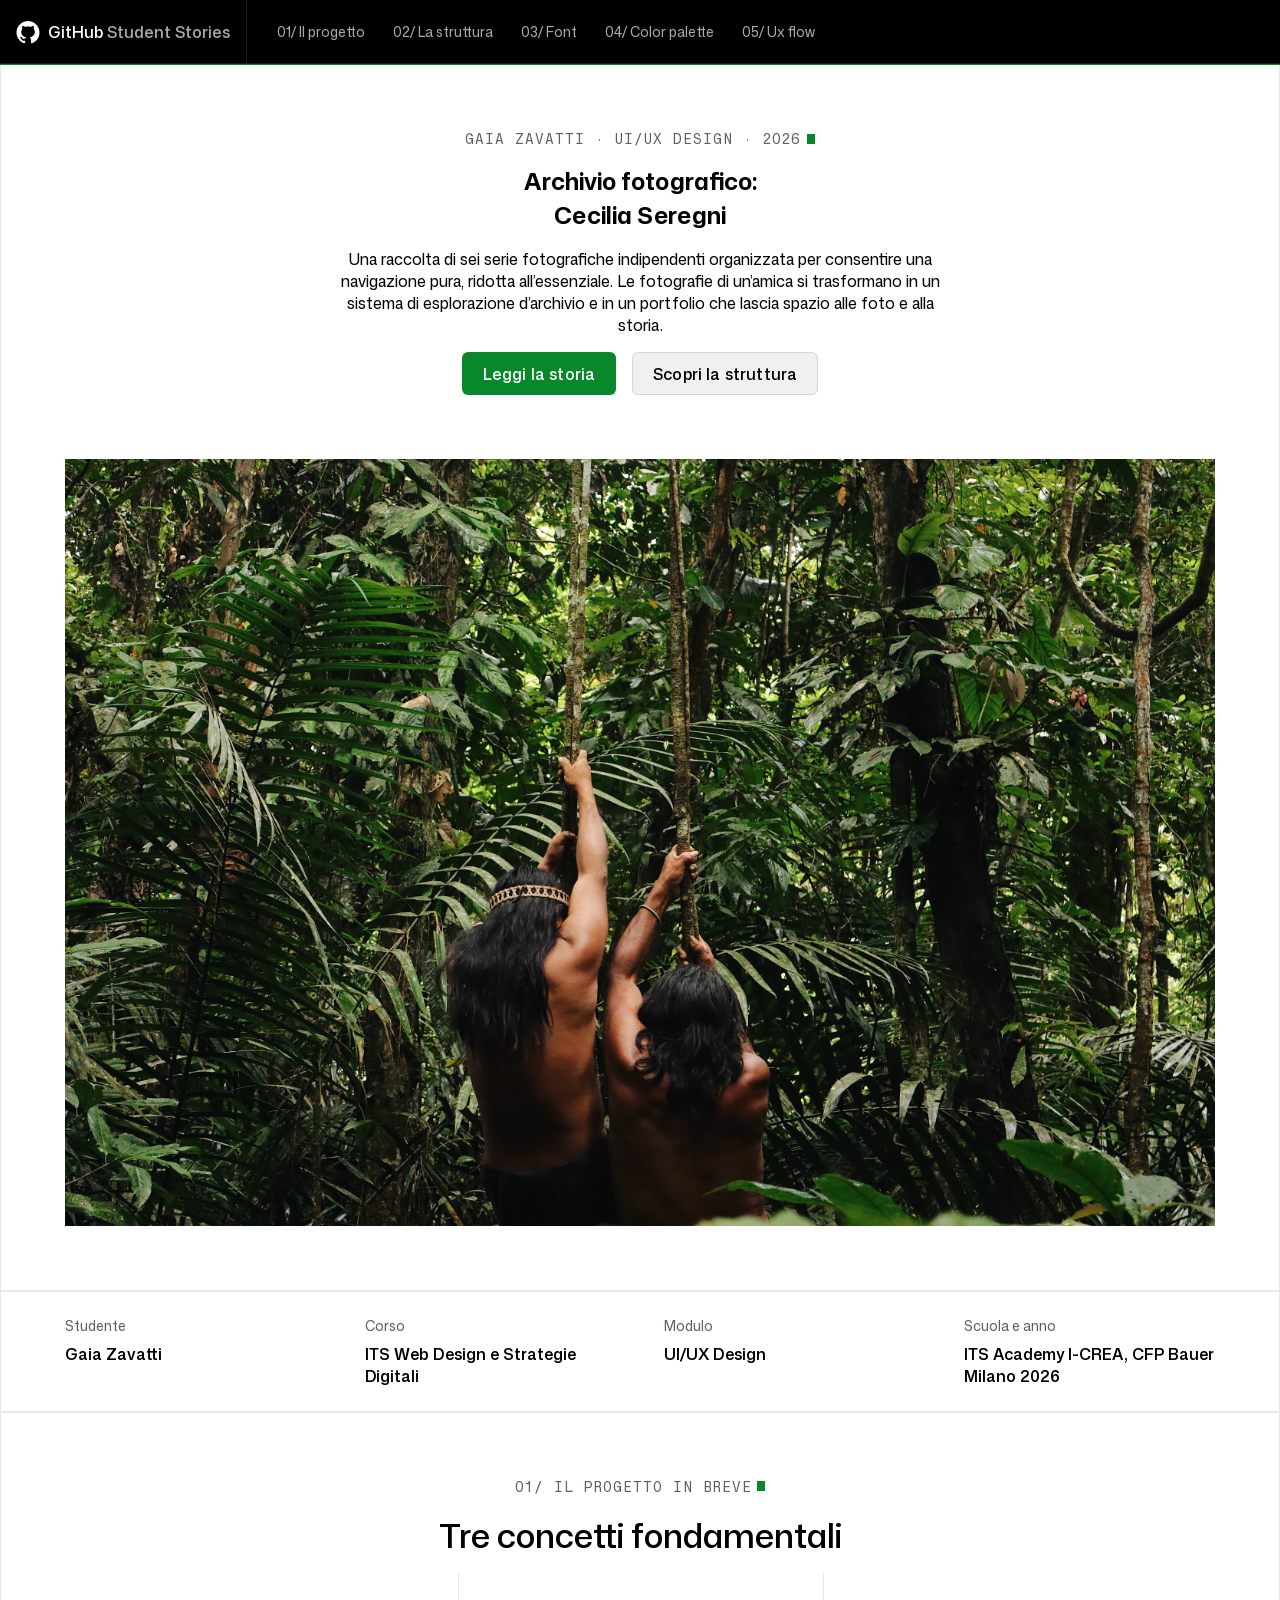
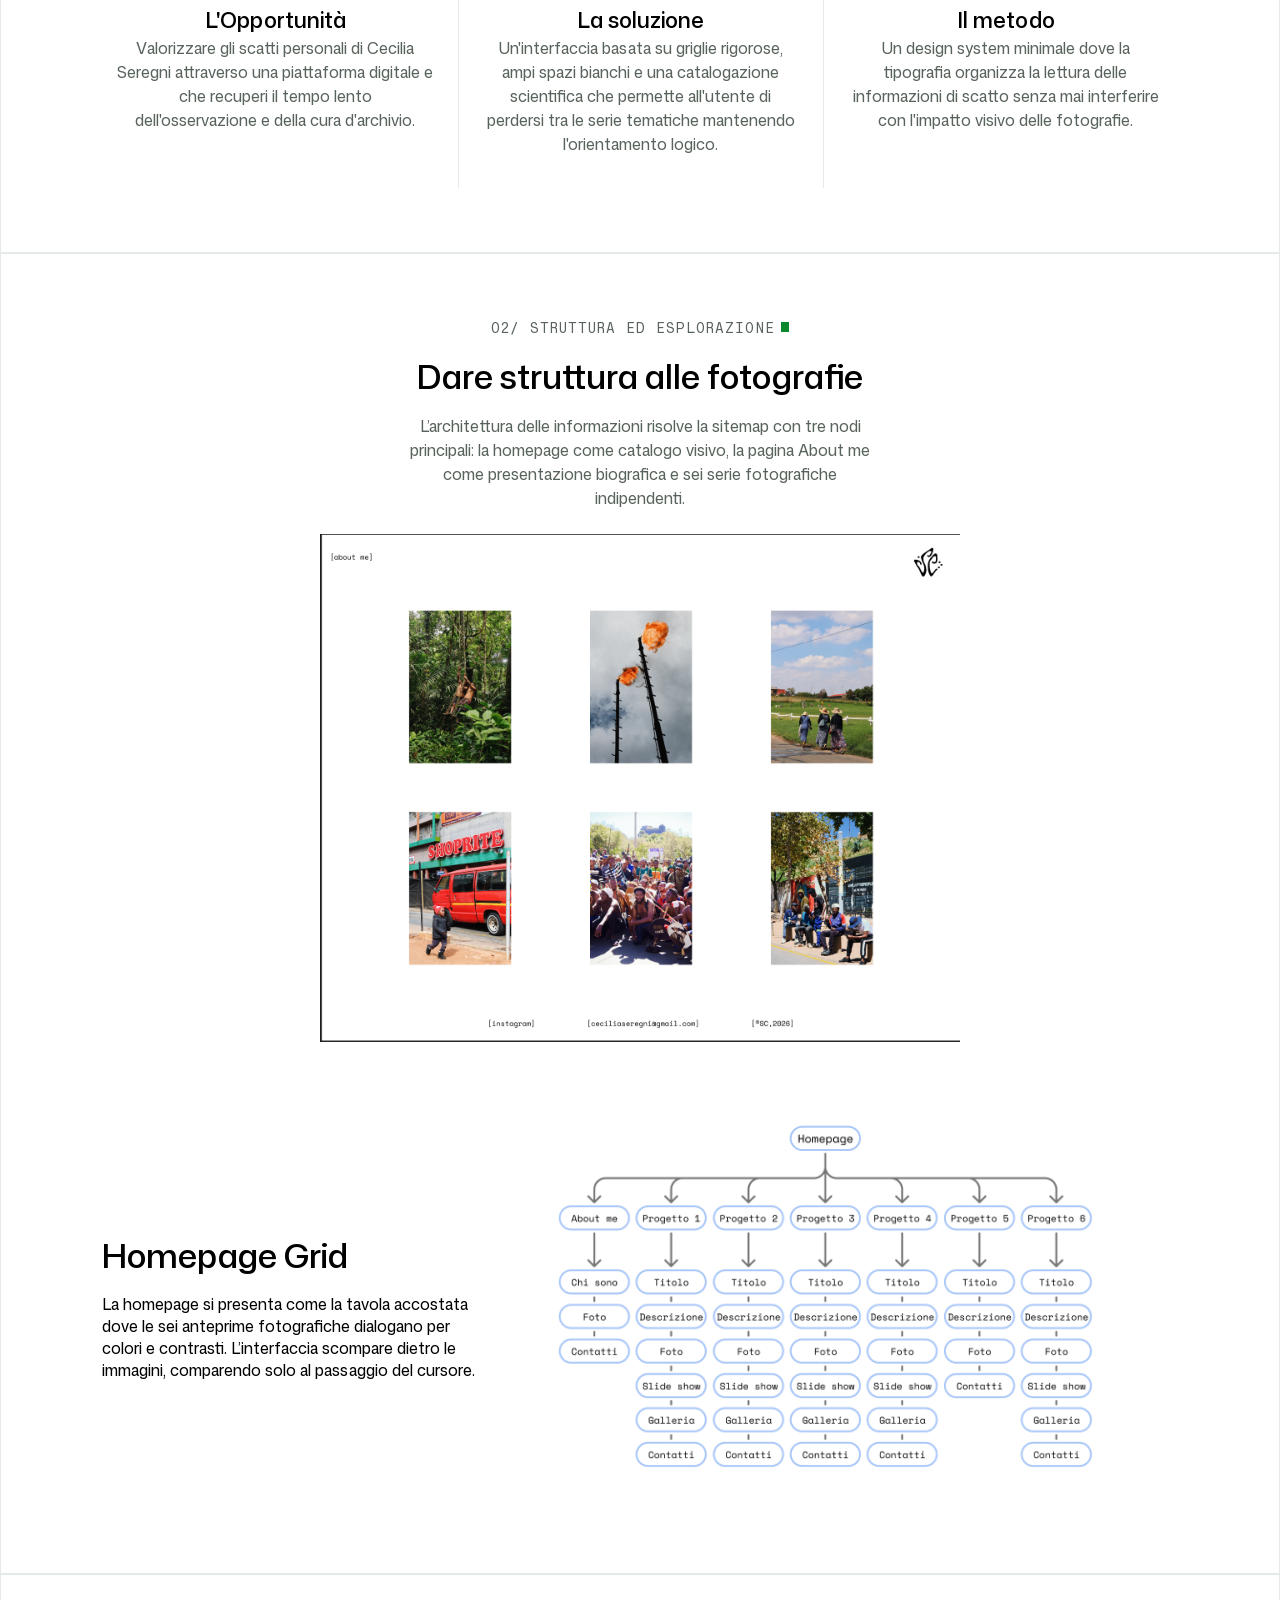
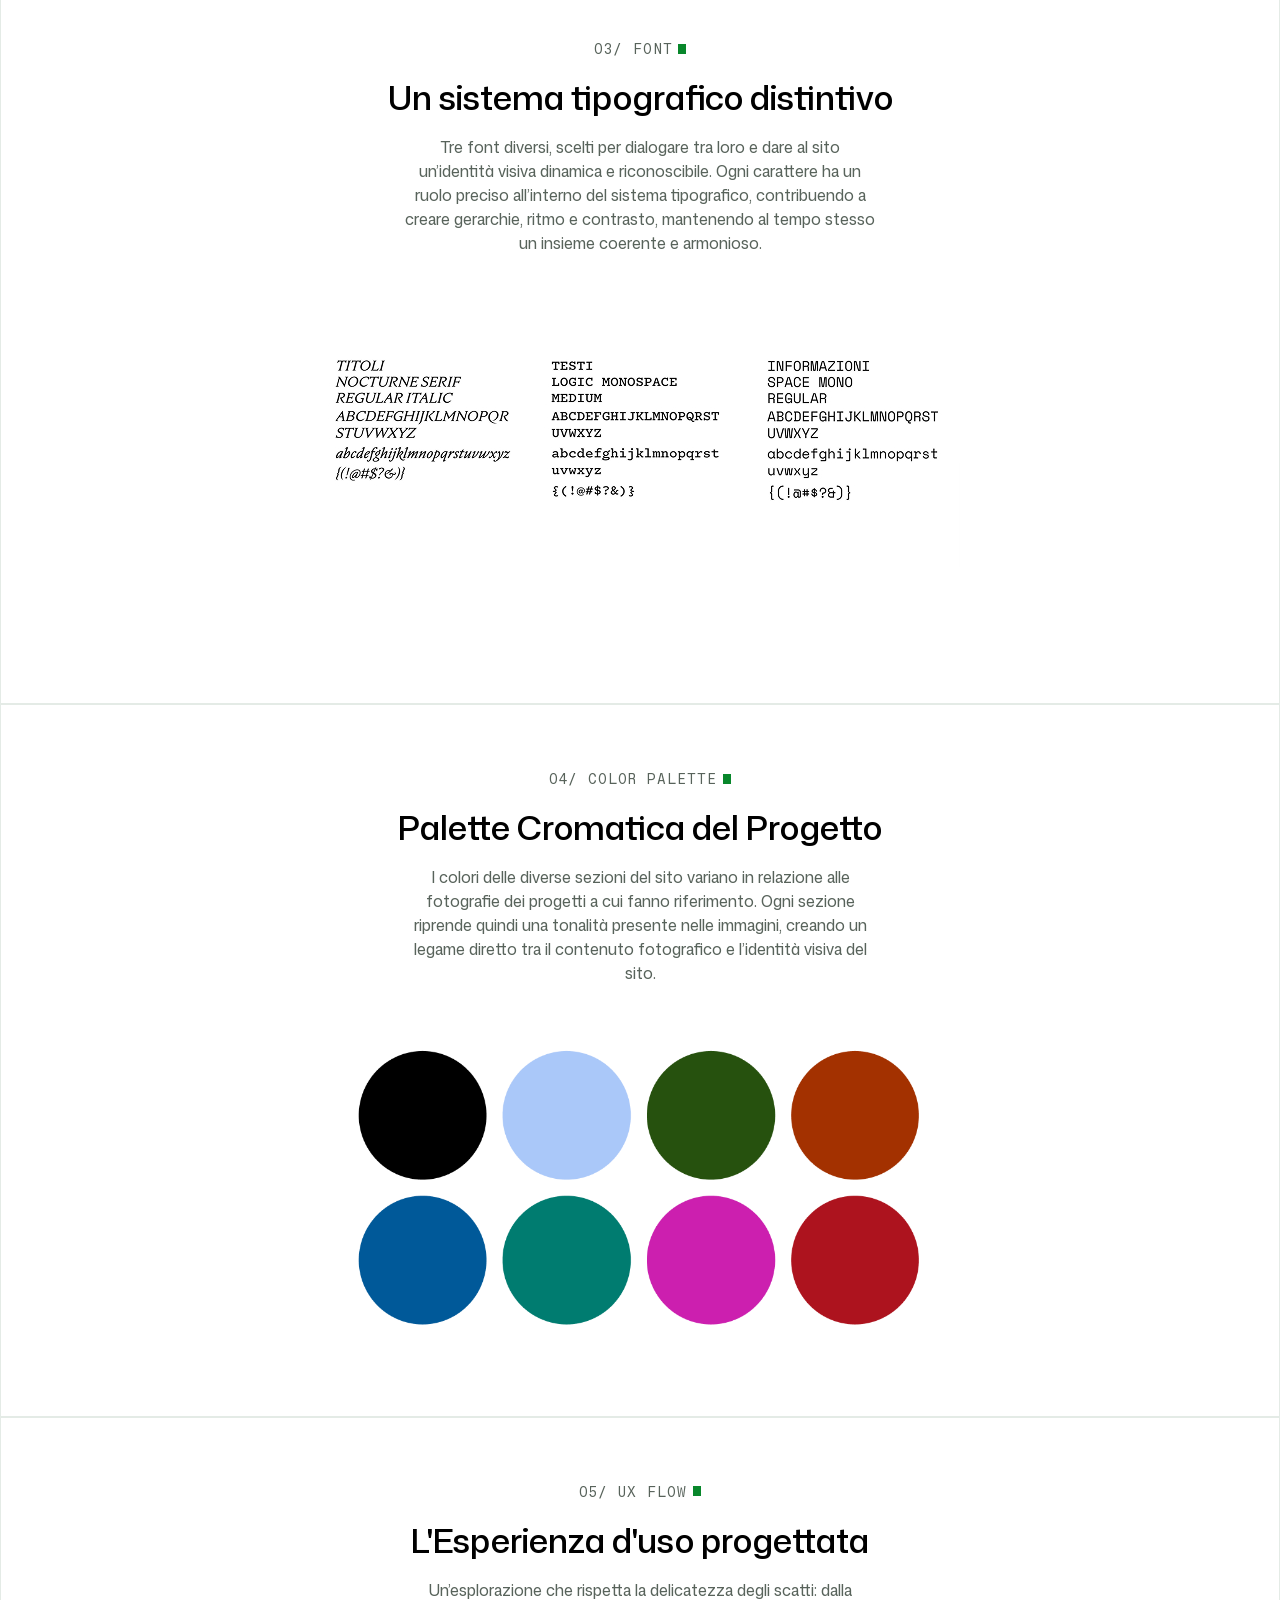
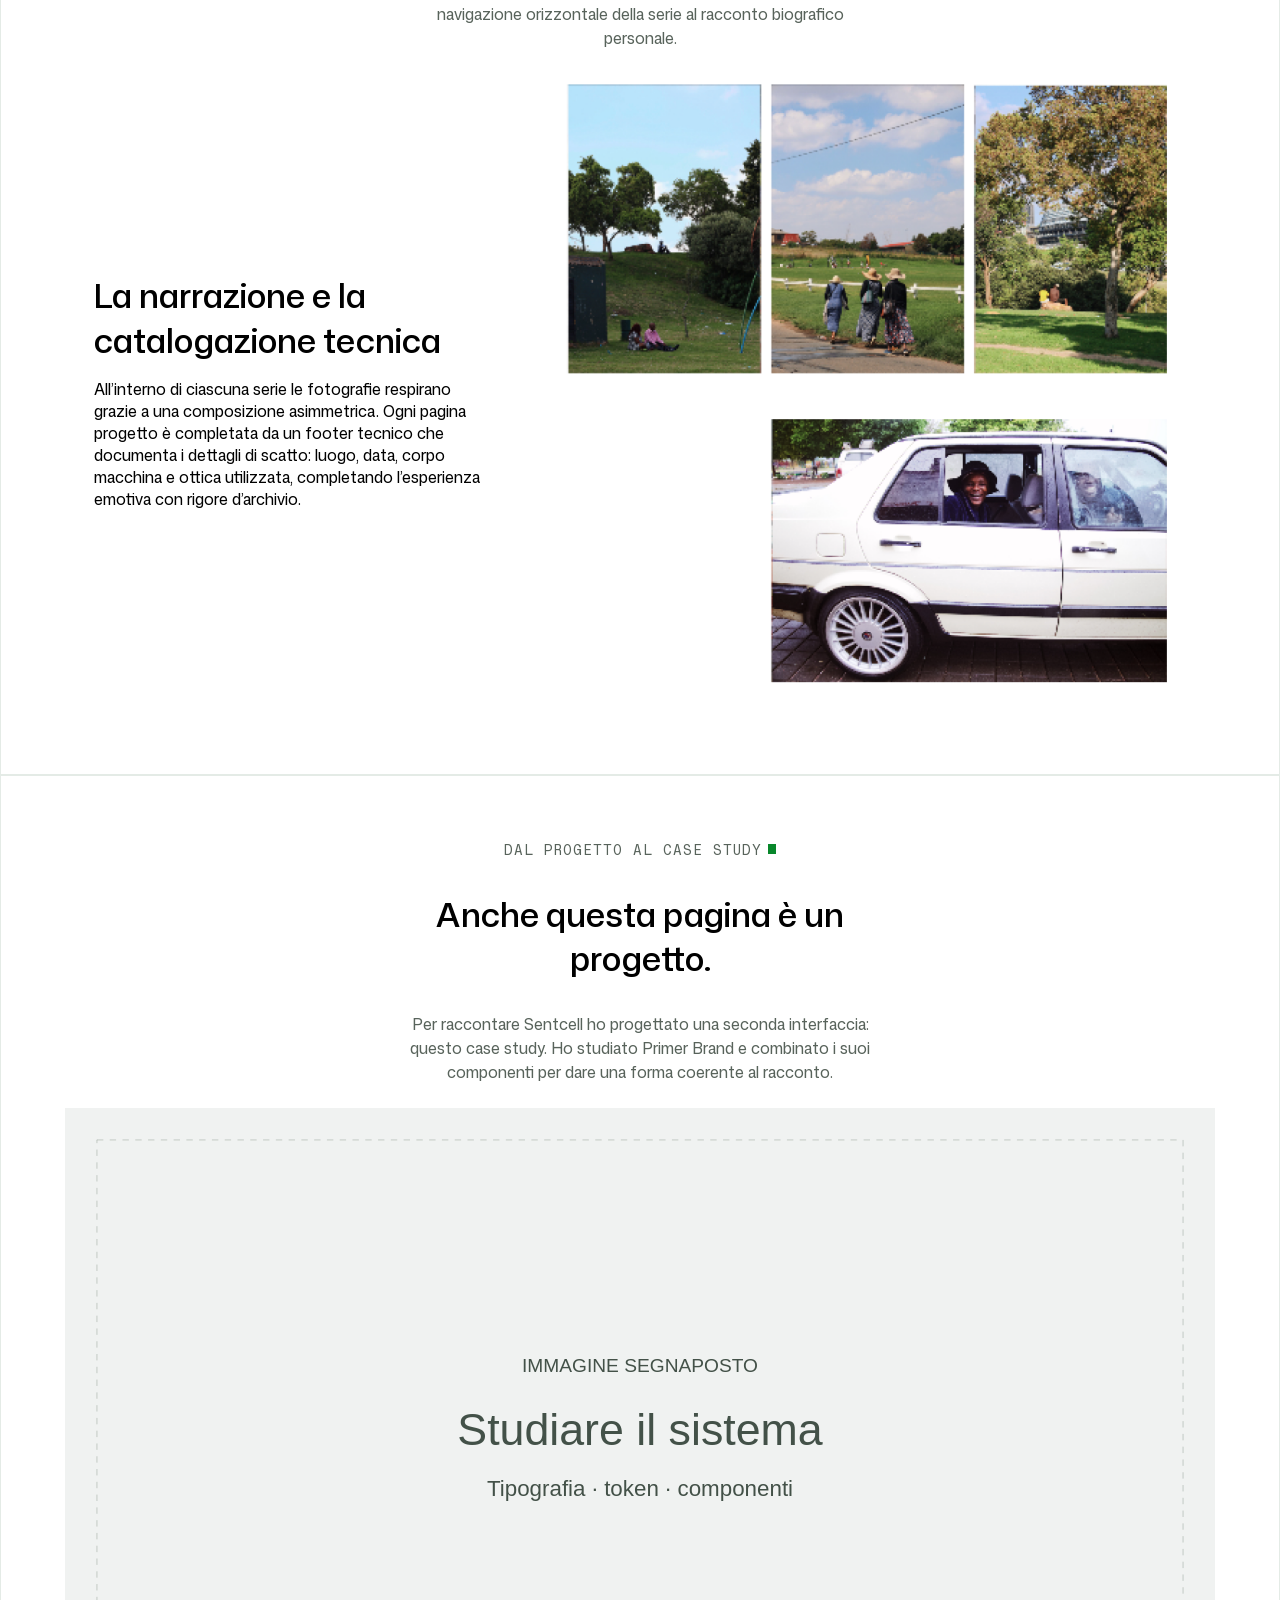
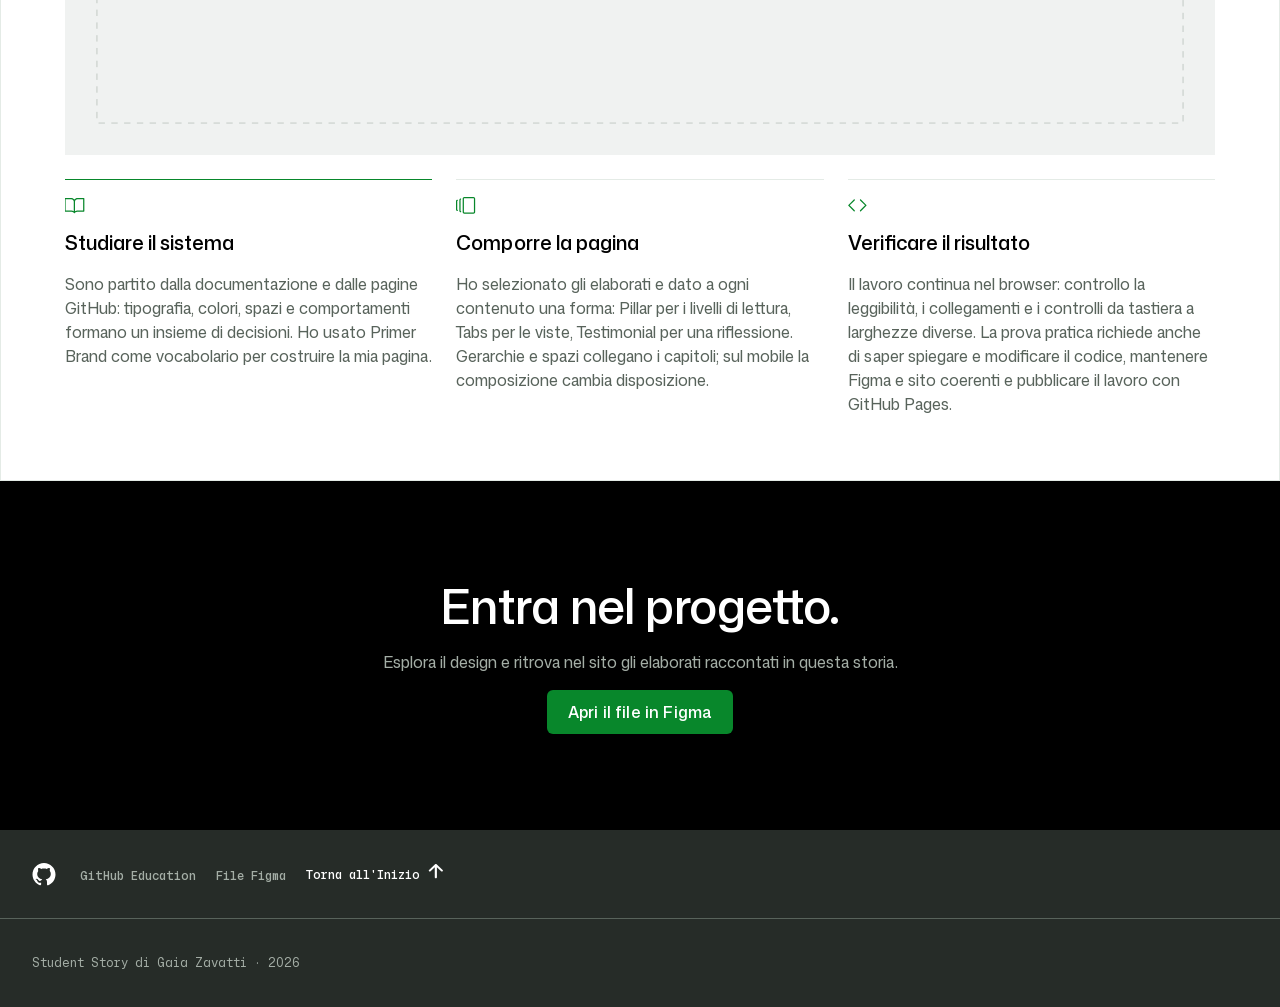
<file: index.html>
<!doctype html>
<html lang="it">

<head>
  <meta charset="UTF-8" />
  <meta name="viewport" content="width=device-width, initial-scale=1" />
  <title>Prova Pratica Marco Escher</title>
  <link rel="stylesheet" href="style.css">
  <script src="script.js" defer></script>
</head>

<body>
  <a class="skip-link" href="#top">Vai al contenuto</a>
  <header class="navigation">
    <div class="navigation-content">
      <div class="navigation-brand">
        <a class="navigation-logo" href="https://github.com/education" aria-label="GitHub Education">
          <span class="navigation-back-arrow" aria-hidden="true">‹</span>
          <img src="assets/images/github-mark.svg" width="24" height="24" alt="" />
        </a>
        <a class="navigation-title" href="#top">GitHub <span>Student Stories</span></a>
      </div>
      <div class="navigation-menu">
        <button class="navigation-toggle" type="button" aria-label="Menu dei capitoli" popovertarget="navigation-panel">
          <img class="navigation-icon navigation-icon-open" src="assets/images/menu.svg" width="16" height="16" alt=""
            aria-hidden="true" />
          <img class="navigation-icon navigation-icon-close" src="assets/images/close.svg" width="16" height="16" alt=""
            aria-hidden="true" />
          <span class="navigation-label">Menu dei capitoli</span>
        </button>
        <nav id="navigation-panel" class="navigation-panel" popover="auto" aria-label="Capitoli della storia">
          <ul class="navigation-list">
            <li><a href="#storia"><span>01/ Il progetto</span></a></li>
            <li><a href="#struttura"><span>02/ La struttura</span></a></li>
            <li><a href="#fonts"><span>03/ Font</span></a></li>
            <li><a href="#colorpalette"><span>04/ Color palette</span></a></li>
            <li><a href="#uxflow"><span>05/ Ux flow</span></a></li>
          </ul>
        </nav>
      </div>
    </div>
  </header>

  <main id="top" tabindex="-1">
    <section class="hero">
      <div class="hero-content container">
        <p class="eyebrow">Gaia Zavatti · UI/UX Design · 2026
          <svg class="eyebrow-cursor" width="8" height="10" viewBox="0 0 8 10" fill="none"
            xmlns="http://www.w3.org/2000/svg">
            <rect width="8" height="10" fill="#5FED83" />
          </svg>
        </p>
        <h1 class="heading-size-1">Archivio fotografico: <br> Cecilia Seregni
        </h1>
        <p class="hero-text text-size-200">Una raccolta di sei serie fotografiche indipendenti organizzata per
          consentire una navigazione pura, ridotta all’essenziale. Le fotografie di un’amica si trasformano in un
          sistema di esplorazione d’archivio e in un portfolio che lascia spazio alle foto e alla storia.
        </p>
        <div class="button-group">
          <a href="#storia" class="button button-primary">Leggi la storia</a>
          <a href="#struttura" class="button button-secondary">Scopri la struttura</a>
        </div>
        <img class="hero-image" src="assets/images/SEREGNI_10.JPG" alt="immagine">
      </div>
      <div class="container-hero container">
        <div class="content-hero">
          <div class="box-hero">
            <p class="info-hero">Studente</p>
            <p class="text-info-hero">Gaia Zavatti</p>
          </div>
          <div class="box-hero">
            <p class="info-hero">Corso</p>
            <p class="text-info-hero">ITS Web Design e Strategie Digitali</p>
          </div>
          <div class="box-hero">
            <p class="info-hero">Modulo</p>
            <p class="text-info-hero">UI/UX Design</p>
          </div>
          <div class="box-hero">
            <p class="info-hero">Scuola e anno</p>
            <p class="text-info-hero">ITS Academy I-CREA, CFP Bauer Milano 2026</p>
          </div>
        </div>
      </div>
    </section>
    <!-- Destinazioni provvisorie dei link, da completare/sostituire in base al vostro case study -->
    <section id="progetto">
      <div class="project container" id="storia">
        <p class="eyebrow">01/ il progetto in breve
          <svg class="eyebrow-cursor" width="8" height="10" viewBox="0 0 8 10" fill="none"
            xmlns="http://www.w3.org/2000/svg">
            <rect width="8" height="10" fill="#5FED83" />
          </svg>
        </p>
        <h2 class="section-title">Tre concetti fondamentali</h2>
        <div class="container-project">
          <div class="box-project">
            <h3 class="box-title">L'Opportunità</h3>
            <p class="box-text">Valorizzare gli scatti personali di Cecilia Seregni attraverso una piattaforma
              digitale e che recuperi il tempo lento dell'osservazione e della cura d'archivio.</p>
          </div>
          <div class="box-project">
            <h3 class="box-title">La soluzione</h3>
            <p class="box-text">Un'interfaccia basata su griglie rigorose, ampi spazi bianchi e una
              catalogazione scientifica che permette all'utente di perdersi tra le serie tematiche mantenendo
              l'orientamento logico.</p>
          </div>
          <div class="box-project">
            <h3 class="box-title">Il metodo</h3>
            <p class="box-text">Un design system minimale dove la tipografia organizza la lettura delle
              informazioni di scatto senza mai interferire con l'impatto visivo delle fotografie.</p>
          </div>
        </div>
      </div>
    </section>

    <section id="struttura">
      <div class="structure container">
        <p class="eyebrow"> 02/ Struttura ed esplorazione
          <svg class="eyebrow-cursor" width="8" height="10" viewBox="0 0 8 10" fill="none"
            xmlns="http://www.w3.org/2000/svg">
            <rect width="8" height="10" fill="#5FED83" />
          </svg>
        </p>
        <h2 class="section-title"> Dare struttura alle fotografie</h2>
        <p class="section-text">L’architettura delle informazioni risolve la sitemap con tre nodi principali: la
          homepage come catalogo visivo, la pagina About me come presentazione biografica e sei serie fotografiche
          indipendenti.
        </p>
        <img class="homepage-image" src="assets/images/Screenshot 2026-10-06 at 14.54.25.png"
          alt="immagine homepage sito">
        <div class="homepage-grid-content">
          <div class="homepage-grid">
            <h3 class="section-h3"> Homepage Grid</h3>
            <p class="section-description">La homepage si presenta come la tavola accostata dove le sei anteprime
              fotografiche dialogano per
              colori e contrasti. L’interfaccia scompare dietro le immagini, comparendo solo al passaggio del cursore.
            </p>
          </div>
          <div class="sitemap-image">
            <img src="assets/images/Screenshot 2026-10-06 at 14.51.27.png" alt="sitemap sito">
          </div>
        </div>
      </div>
    </section>

    <section id="fonts">
      <div class="font-content container">
        <p class="eyebrow"> 03/ Font
          <svg class="eyebrow-cursor" width="8" height="10" viewBox="0 0 8 10" fill="none"
            xmlns="http://www.w3.org/2000/svg">
            <rect width="8" height="10" fill="#5FED83" />
          </svg>
        </p>
        <h2 class="section-title">Un sistema tipografico distintivo</h2>
        <p class="section-text">Tre font diversi, scelti per dialogare tra loro e dare al sito un’identità visiva
          dinamica
          e riconoscibile. Ogni carattere ha un ruolo preciso all’interno del sistema tipografico, contribuendo a
          creare gerarchie, ritmo e contrasto, mantenendo al tempo stesso un insieme coerente e armonioso.</p>
        <img class="font-image" src="assets/images/checked Image.jpg" alt="immagine font">
      </div>
    </section>

    <section id="colorpalette">
      <div class="colorpalette-content container">
        <p class="eyebrow"> 04/ Color palette
          <svg class="eyebrow-cursor" width="8" height="10" viewBox="0 0 8 10" fill="none"
            xmlns="http://www.w3.org/2000/svg">
            <rect width="8" height="10" fill="#5FED83" />
          </svg>
        </p>
        <h2 class="section-title"> Palette Cromatica del Progetto</h2>
        <p class="section-text"> I colori delle diverse sezioni del sito variano in relazione alle fotografie dei
          progetti a cui fanno riferimento. Ogni sezione riprende quindi una tonalità presente nelle immagini, creando
          un legame diretto tra il contenuto fotografico e l’identità visiva del sito. </p>
        <img class="color-image" src="assets/images/Screenshot 2026-10-07 at 16.06.22.png" alt="immagine color palette">

      </div>
    </section>
    <section id="uxflow">
      <div class="uxflow-content container">
        <p class="eyebrow"> 05/ Ux Flow
          <svg class="eyebrow-cursor" width="8" height="10" viewBox="0 0 8 10" fill="none"
            xmlns="http://www.w3.org/2000/svg">
            <rect width="8" height="10" fill="#5FED83" />
          </svg>
        </p>
        <h3 class="section-title">L'Esperienza d'uso progettata</h3>
        <p class="section-text">Un’esplorazione che rispetta la delicatezza degli scatti: dalla navigazione orizzontale
          della serie al racconto biografico personale. </p>
        <div class="narrazione-content">
          <div class="narrazione">
            <h3 class="section-h3"> La narrazione e la catalogazione tecnica</h3>
            <p class="section-description">All’interno di ciascuna serie le fotografie respirano grazie a una
              composizione asimmetrica. Ogni pagina progetto è completata da un footer tecnico che documenta i dettagli
              di scatto: luogo, data, corpo macchina e ottica utilizzata, completando l’esperienza emotiva con rigore
              d’archivio.</p>
          </div>
          <div class="narrazione-image">
            <img src="assets/images/Screenshot 2026-10-07 at 16.07.02.png" alt="">
          </div>
        </div>
      </div>
    </section>

    <section id="questa-pagina">
      <div class="narrow-box container">
        <div class="case-study-intro">
          <p class="eyebrow"> dal progetto al case study
            <svg class="eyebrow-cursor" width="8" height="10" viewBox="0 0 8 10" fill="none"
              xmlns="http://www.w3.org/2000/svg">
              <rect width="8" height="10" fill="#5FED83" />
            </svg>
          </p>
          <h2 class="section-title">Anche questa pagina è un progetto.</h2>
          <p class="section-text">Per raccontare Sentcell ho progettato una seconda interfaccia: questo case study. Ho
            studiato Primer Brand e combinato i suoi componenti per dare una forma coerente al racconto.</p>
        </div>
        <div class="breakoutTabs">
          <img class="breakoutTabs-image" src="assets/images/primer-study.svg" alt="immagine studiare il sistema">
          <img class="breakoutTabs-image" src="assets/images/primer-layout.svg" alt="immagine comporre la pagina">
          <img class="breakoutTabs-image" src="assets/images/primer-check.svg" alt="immagine verificare il risultato">
          <ul class="breakoutTabs-list">
            <li class="breakoutTabs-item selected" id="breakoutTabs-item-1">
              <button class="breakoutTabs-button" type="button">
                <svg width="20" height="20" viewBox="0 0 20 20" fill="none" xmlns="http://www.w3.org/2000/svg">
                  <path
                    d="M6.24707 1.875C7.5522 1.875 8.70235 2.54213 9.37402 3.55371C10.0457 2.5422 11.1948 1.87503 12.5 1.875H18.75C19.0952 1.875 19.375 2.15482 19.375 2.5V15.0518C19.375 15.2182 19.3085 15.3778 19.1904 15.4951C19.0724 15.6124 18.9125 15.6778 18.7461 15.6768L12.3447 15.6338C11.6758 15.6293 11.0326 15.8932 10.5596 16.3662L9.81738 17.1084C9.57335 17.3524 9.17768 17.3524 8.93359 17.1084L8.18164 16.3574C7.71281 15.8886 7.07708 15.625 6.41406 15.625H0C-0.34514 15.625 -0.625 15.3452 -0.625 15V2.5C-0.625 2.15485 -0.34514 1.87504 0 1.875H6.24707ZM12.5 3.125C11.1193 3.12504 10 4.24432 10 5.625V15.1934C10.6658 14.6664 11.4949 14.378 12.3525 14.3838L18.125 14.4229V3.125H12.5ZM0.625 14.375H6.41406C7.26672 14.375 8.08945 14.6654 8.75 15.1914L8.74707 5.62305C8.74592 4.24315 7.62697 3.125 6.24707 3.125H0.625V14.375Z"
                    fill="#08872B" />
                </svg>
                <span>Studiare il sistema</span>
                <span class="breakoutTabs-arrow" aria-hidden="true">
                  <svg width="22" height="22" viewBox="0 0 22 22" fill="none" xmlns="http://www.w3.org/2000/svg">
                    <path
                      d="M11.0393 13.7498L5.72916 8.43965C5.44043 8.15092 5.64492 7.65723 6.05326 7.65723L16.6736 7.65723C17.0819 7.65723 17.2864 8.15092 16.9977 8.43965L11.6875 13.7498C11.5085 13.9288 11.2183 13.9288 11.0393 13.7498Z"
                      fill="#08872B" />
                  </svg>
                </span>
              </button>
              <p class="breakoutTabs-text">Sono partito dalla documentazione e dalle pagine GitHub: tipografia, colori,
                spazi e comportamenti formano un insieme di decisioni. Ho usato Primer Brand come vocabolario per
                costruire la mia pagina.</p>
            </li>
            <li class="breakoutTabs-item" id="breakoutTabs-item-2">
              <button class="breakoutTabs-button" type="button">
                <svg width="21" height="20" viewBox="0 0 21 20" fill="none" xmlns="http://www.w3.org/2000/svg">
                  <path
                    d="M17.5 1.04199C18.4204 1.04199 19.1668 1.78768 19.167 2.70801V16.042C19.1668 16.9623 18.4204 17.708 17.5 17.708H8.33301C7.41283 17.7078 6.66717 16.9622 6.66699 16.042V2.70801C6.66717 1.78782 7.41283 1.04221 8.33301 1.04199H17.5ZM8.33301 2.29199C8.10319 2.29221 7.91717 2.47817 7.91699 2.70801V16.042C7.91717 16.2718 8.10319 16.4578 8.33301 16.458H17.5C17.73 16.458 17.9168 16.272 17.917 16.042V2.70801C17.9168 2.47804 17.73 2.29199 17.5 2.29199H8.33301ZM4.30371 2.56641C4.61245 2.41204 4.98821 2.53697 5.14258 2.8457C5.2967 3.15424 5.17161 3.52912 4.86328 3.68359C4.67288 3.7788 4.61632 3.83096 4.59961 3.85156C4.59587 3.85618 4.59464 3.85842 4.59277 3.86426C4.58999 3.87303 4.58304 3.90059 4.58301 3.95801V14.792C4.58303 14.8494 4.58999 14.877 4.59277 14.8857C4.59464 14.8916 4.59586 14.8938 4.59961 14.8984C4.61632 14.919 4.67287 14.9712 4.86328 15.0664C5.17161 15.2209 5.29669 15.5958 5.14258 15.9043C4.98821 16.213 4.61245 16.338 4.30371 16.1836C4.07754 16.0705 3.82044 15.9217 3.62891 15.6855C3.41687 15.4241 3.33306 15.1197 3.33301 14.792V3.95801C3.33307 3.63029 3.41687 3.32595 3.62891 3.06445C3.82044 2.8283 4.07753 2.67952 4.30371 2.56641ZM0.9375 3.83398C1.23625 3.66137 1.61823 3.76381 1.79102 4.0625C1.96354 4.36113 1.86191 4.74315 1.56348 4.91602C1.43888 4.98809 1.34971 5.05822 1.29688 5.12012C1.25076 5.17421 1.25 5.19898 1.25 5.20801V13.542C1.25 13.5512 1.25106 13.5761 1.29688 13.6299C1.34971 13.6918 1.43888 13.7619 1.56348 13.834C1.86191 14.0069 1.96354 14.3889 1.79102 14.6875C1.61823 14.9862 1.23625 15.0886 0.9375 14.916C0.608492 14.7257 0.000174553 14.2975 0 13.542V5.20801C0.000174638 4.45246 0.608492 4.02431 0.9375 3.83398Z"
                    fill="#08872B" />
                </svg>
                <span>Comporre la pagina</span>
                <span class="breakoutTabs-arrow" aria-hidden="true">
                  <svg width="22" height="22" viewBox="0 0 22 22" fill="none" xmlns="http://www.w3.org/2000/svg">
                    <path
                      d="M11.0393 13.7498L5.72916 8.43965C5.44043 8.15092 5.64492 7.65723 6.05326 7.65723L16.6736 7.65723C17.0819 7.65723 17.2864 8.15092 16.9977 8.43965L11.6875 13.7498C11.5085 13.9288 11.2183 13.9288 11.0393 13.7498Z"
                      fill="#08872B" />
                  </svg>
                </span>
              </button>
              <p class="breakoutTabs-text">Ho selezionato gli elaborati e dato a ogni contenuto una forma: Pillar per i
                livelli di lettura, Tabs per le viste, Testimonial per una riflessione. Gerarchie e spazi collegano i
                capitoli; sul mobile la composizione cambia disposizione.</p>
            </li>
            <li class="breakoutTabs-item" id="breakoutTabs-item-3">
              <button class="breakoutTabs-button" type="button">
                <svg width="20" height="20" viewBox="0 0 20 20" fill="none" xmlns="http://www.w3.org/2000/svg">
                  <path
                    d="M5.80837 3.51645C6.05241 3.2725 6.4481 3.27252 6.69216 3.51645C6.9362 3.76049 6.93614 4.15615 6.69216 4.40023L1.71755 9.37484L6.69216 14.3504C6.93603 14.5945 6.93617 14.9902 6.69216 15.2342C6.44813 15.478 6.05238 15.478 5.80837 15.2342L0.391374 9.81723C0.147501 9.57322 0.147573 9.17749 0.391374 8.93344L5.80837 3.51645ZM12.0584 3.51645C12.3024 3.2725 12.6981 3.27252 12.9422 3.51645L18.3591 8.93344C18.603 9.1775 18.6031 9.57321 18.3591 9.81723L12.9422 15.2342C12.6981 15.478 12.3024 15.478 12.0584 15.2342C11.8144 14.9902 11.8145 14.5945 12.0584 14.3504L17.033 9.37484L12.0584 4.40023C11.8144 4.15615 11.8143 3.76048 12.0584 3.51645Z"
                    fill="#08872B" />
                </svg>
                <span>Verificare il risultato</span>
                <span class="breakoutTabs-arrow" aria-hidden="true">
                  <svg width="22" height="22" viewBox="0 0 22 22" fill="none" xmlns="http://www.w3.org/2000/svg">
                    <path
                      d="M11.0393 13.7498L5.72916 8.43965C5.44043 8.15092 5.64492 7.65723 6.05326 7.65723L16.6736 7.65723C17.0819 7.65723 17.2864 8.15092 16.9977 8.43965L11.6875 13.7498C11.5085 13.9288 11.2183 13.9288 11.0393 13.7498Z"
                      fill="#08872B" />
                  </svg>
                </span>
              </button>
              <p class="breakoutTabs-text">Il lavoro continua nel browser: controllo la leggibilità, i collegamenti e i
                controlli da tastiera a larghezze diverse. La prova pratica richiede anche di saper spiegare e
                modificare
                il codice, mantenere Figma e sito coerenti e pubblicare il lavoro con GitHub Pages.</p>
            </li>
          </ul>
        </div>
      </div>
    </section>

    <section class="invito">
      <div class="enter-invite">
        <h2 class="invite-title">Entra nel progetto.</h2>
        <p class="invite-text">Esplora il design e ritrova nel sito gli elaborati raccontati in questa storia.</p>
        <a href="https://www.figma.com/design/QFBsemm7ecT9mQPiZHA64g/Archivio-Foto?node-id=0-1&m=dev"
          class="button button-primary">Apri il file in Figma</a>

      </div>
    </section>
  </main>
  <footer class="footer">
    <div class="top-footer">
      <div class="top-content">
        <img class="footer-logo" src="assets/images/github-mark.svg" width="24" height="24" alt="Logo GitHub" />
        <nav id="footer-panel" class="footer-panel" aria-label="Link del footer">
          <ul class="footer-link">
            <li><a href="https://github.com/education"><span>GitHub Education</span></a></li>
            <li><a href="https://www.figma.com/design/QFBsemm7ecT9mQPiZHA64g/Archivio-Foto?node-id=0-1&m=dev"><span>File
                  Figma</span></a></li>
            <li class="item-top"><a href="#top"><span>Torna all'Inizio
                  <img src="assets/images/Arrow up.svg" alt=""></span></a></li>
          </ul>
        </nav>
      </div>
    </div>
    <div class="bottom-footer-line">

      <div class="bottom-footer">
        <p class="footer-credits">Student Story di Gaia Zavatti · 2026 </p>
      </div>
    </div>
  </footer>
</body>

</html>
</file>
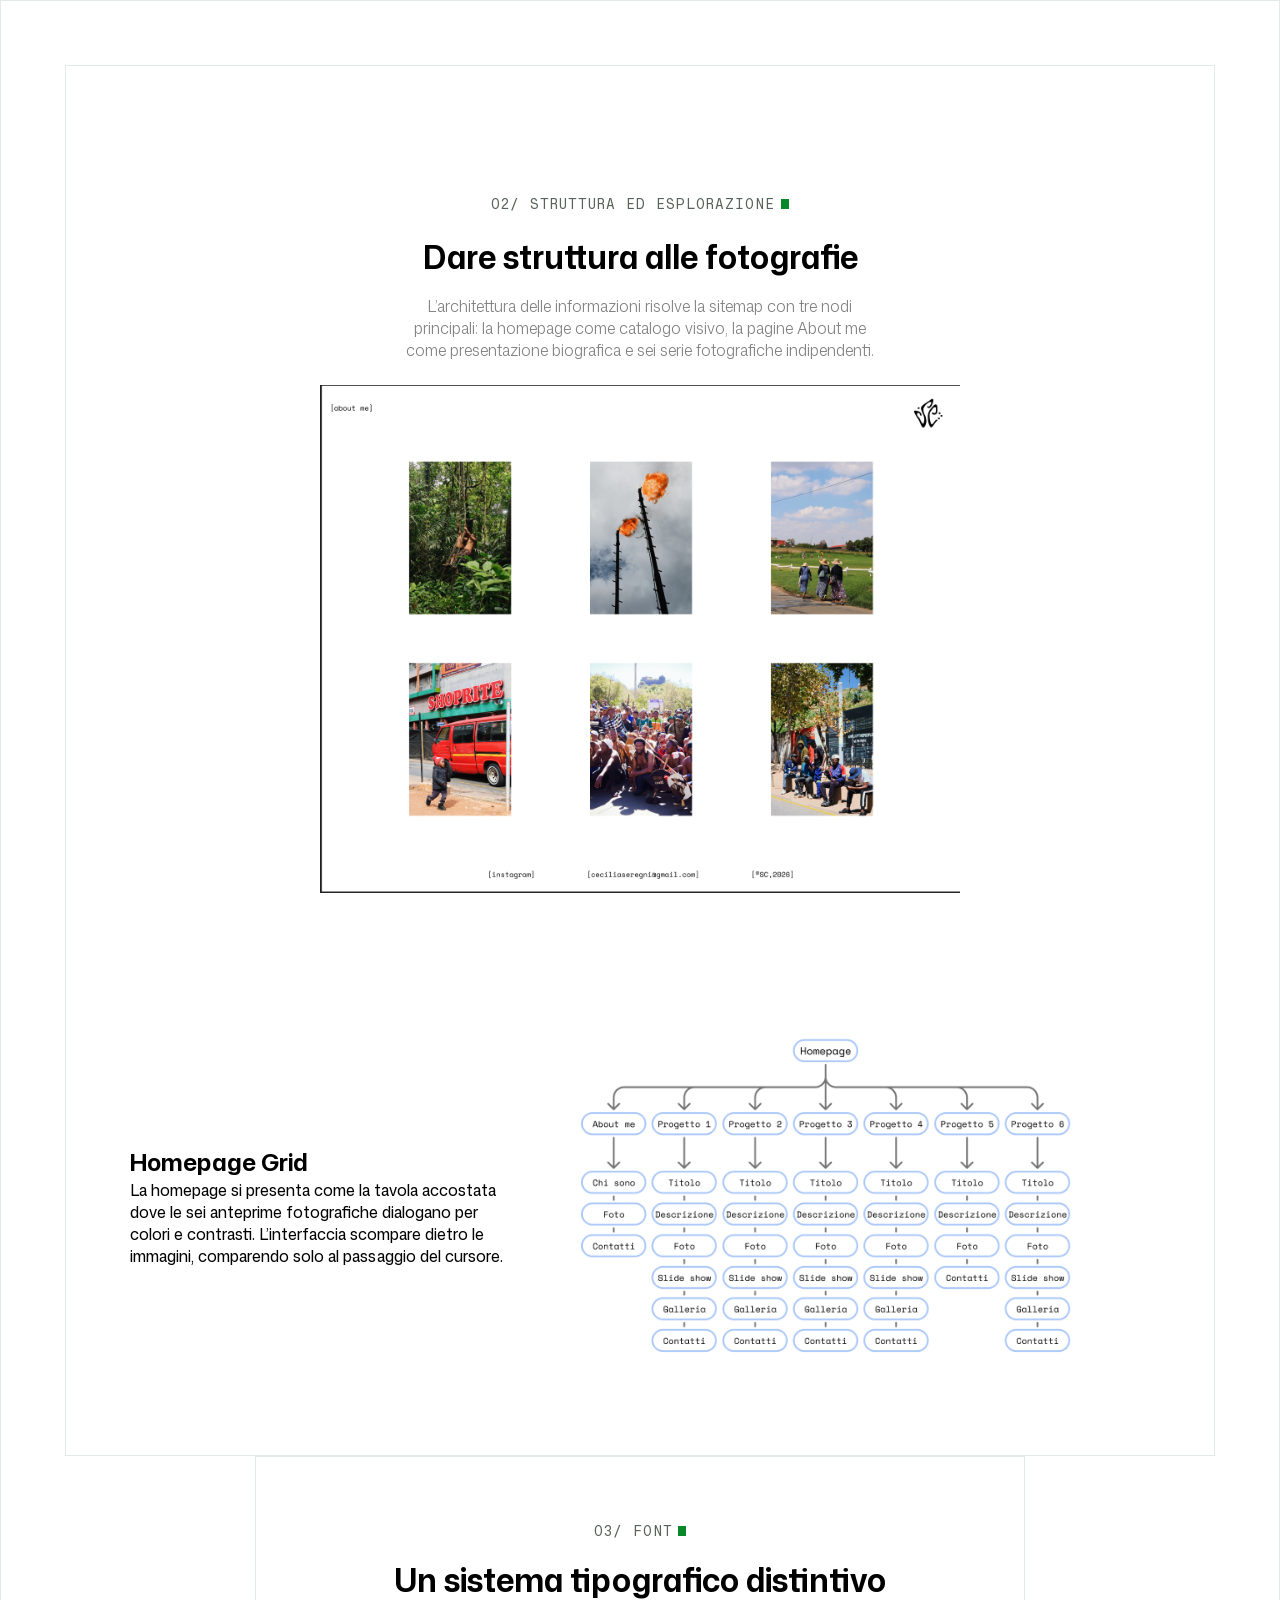
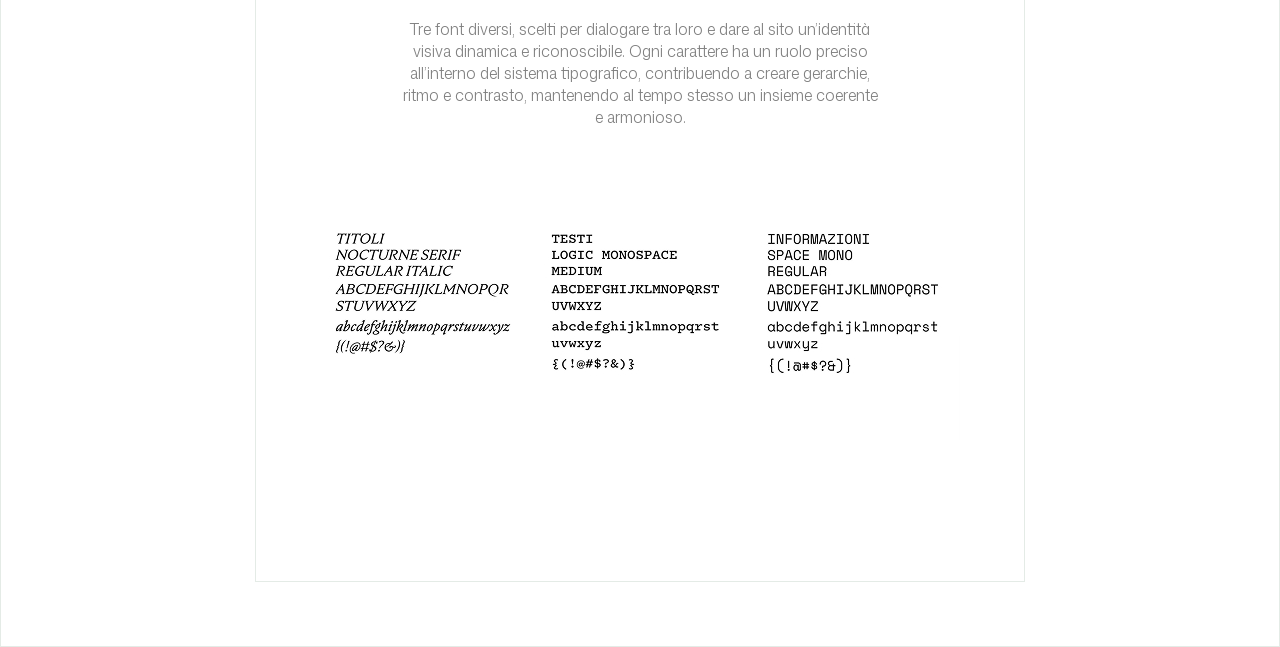
<file: index2.html>
<!doctype html>
<html lang="it">

<head>
  <meta charset="UTF-8" />
  <meta name="viewport" content="width=device-width, initial-scale=1" />
  <title>Prova Pratica Marco Escher</title>
  <link rel="stylesheet" href="style.css">
  <script src="script.js" defer></script>
</head>
<style>

    .structure-content {
    padding: var(--spacing-64);
    border: 1px solid var(--color-border-muted);
    display: flex;
    flex-direction: column;
    align-items: center;
    gap: var(--hero-content-gap);
    max-width: 1280px;
    }

    .photo-structure {
        display: flex;
        flex-direction: column;
        align-items: center;
        padding: 64px;
        border-color: grey;
    }

    .homepage-grid-content{
        display: flex;
        flex-direction: row;
        align-items: center;
    }
    .homepage-grid{
        display: flex;
        flex-direction: column;
        align-items: start;
        max-width: 388px;
    }
    .sitemap-image{
        max-width: 689px;
    }

    .homepage-image{
        max-width: 640px;
    }
    .h2-structure{
        color: black;
        font-size: 32px;
        font-weight: medium;
        margin-bottom: 16px;
        margin-top: 21px;
        margin-left: auto;
        margin-right: auto;
    }

    .p-structure{
        font-size: 16px;
        text-align: center;
        color: grey;
        font-weight: 300;
        margin-bottom: 24px;
        margin-left: auto;
        margin-right: auto;
        max-width: 476px;
      }

    .font-content {
    padding: var(--spacing-64);
    border: 1px solid var(--color-border-muted);
    display: flex;
    flex-direction: column;
    align-items: center;
    gap: var(--hero-content-gap);
    max-width: 1280px;
    }

.h2-font{
    text-align: center;
    color: black;
        font-size: 32px;
        font-weight: medium;
        margin-bottom: 16px;
        margin-top: 17px;
        margin-left: auto;
        margin-right: auto;

}

.p-font{
     font-size: 16px;
        text-align: center;
        color: grey;
        font-weight: 300;
        margin-bottom: 24px;
        margin-left: auto;
        margin-right: auto;
        max-width: 476px;
}

.font-image{
max-width: 640px;

}



</style>

<body>
    <section class="structure" id="struttura">
        <div class="structure-content container">
        <div class="photo-structure">
                        <p class="eyebrow">
              02/ Struttura ed esplorazione
              <svg class="eyebrow-cursor" width="8" height="10" viewBox="0 0 8 10" fill="none"
                xmlns="http://www.w3.org/2000/svg">
                <rect width="8" height="10" fill="#5FED83" />
              </svg>
            </p>
            <h2 class="h2-structure"> Dare struttura alle fotografie</h2>
            <p class="p-structure">L’architettura delle informazioni risolve la sitemap con tre nodi principali: la homepage come catalogo visivo, la pagine About me come presentazione biografica e sei serie fotografiche indipendenti.
            </p>
            <img class="homepage-image" src="assets/images/Screenshot 2026-10-06 at 14.54.25.png" alt="immagine homepage sito">
        </div>
        <div class="homepage-grid-content">
            <div class="homepage-grid">
            <h2> Homepage Grid</h2>
                <p>La homepage si presenta come la tavola accostata dove le sei anteprime fotografiche dialogano per colori e contrasti. L’interfaccia scompare dietro le immagini, comparendo solo al passaggio del cursore. 
                </p>
            </div>
            <div class="sitemap-image">
                <img src="assets/images/Screenshot 2026-10-06 at 14.51.27.png" alt="sitempap sito">
            </div>
        </div>
        </div>
<section class="font" id="tipografia">
    <div class="font-content container">
        <div class="font-description">
            <p class="eyebrow">
              03/ Font
              <svg class="eyebrow-cursor" width="8" height="10" viewBox="0 0 8 10" fill="none"
                xmlns="http://www.w3.org/2000/svg">
                <rect width="8" height="10" fill="#5FED83" />
              </svg>  
            </p>
            <h2 class="h2-font">Un sistema tipografico distintivo</h2> 
            <p class="p-font">Tre font diversi, scelti per dialogare tra loro e dare al sito un’identità visiva dinamica e riconoscibile. Ogni carattere ha un ruolo preciso all’interno del sistema tipografico, contribuendo a creare gerarchie, ritmo e contrasto, mantenendo al tempo stesso un insieme coerente e armonioso.</p>
            <img class="font-image" src="assets/images/checked Image.jpg" alt="immagine font">
        </div>
    </div>
</section>

    </section>
</body>

</html>
</file>
<file: style.css>
* {
    box-sizing: border-box;
    margin: 0;
    padding: 0;
}

img {
    display: inline-block;
    max-width: 100%;
}

@font-face {
    font-family: "Mona Sans";
    src: url("assets/fonts/mona-sans.woff2") format("woff2");
    font-weight: 200 900;
    font-display: swap;
    font-feature-settings: "liga" 0;
}

@font-face {
    font-family: "Mona Sans Mono";
    src: url("assets/fonts/mona-sans-mono.woff2") format("woff2");
    font-weight: 200 900;
    font-display: swap;
    font-feature-settings: "liga" 0;
}

:root {
    --font-body: "Mona Sans";
    --font-mono: "Mona Sans Mono";
    --color-black: #000;
    --color-white: #fff;
    --color-muted: #58635B;
    --color-navigation: #A4AEA6;
    --color-border-muted: #E4EBE6;
    --color-border-navigation: #191F1B;
    --color-button-primary-bg: #08872B;
    --brand-border: #23EA57;
    --color-cursor: #08872B;
    --color-focus: #3094ff;
    --color-background-footer: #262C28;
    --color-button-secondary-bg: rgba(0, 0, 0, 0.06);
    --color-button-secondary-border: #D2D9D4;
    --container-width: 1280px;
    --spacing-40: 40px;
    --spacing-64: 64px;
    --heading-1-font-size: 56px;
    --heading-1-line-height: 1.1;
    --eyebrow-font-size: 14px;
    --text-200-font-size: 16px;
    --text-300-font-size: 18px;
    --text-350-font-size: 20px;
    --text-500-font-size: 22px;
    --text-700-font-size: 34px;
    --text-600-font-size: 28px;
    --text-200-line-height: 1.5;
    --text-100-font-size: 0.875em;
    --text-100-line-height: 1.5;
    --text-700-line-height: 1.3;
    --font-weight-regular: 400;
    --font-weight-medium: 500;
    --font-weight-semibold: 550;
    --border-width: 1px;
    --focus-outline-width: 0.25em;
    --focus-outline-offset: 0.125em;
    --radius-control: 0.375em;
    --radius-pill: 100em;
    --layer-navigation: 90;
    --layer-skip-link: 100;
    --base-size-16: 16px;
}

@media (max-width: 640px) {
    :root {
        --heading-1-font-size: 36px;
        --spacing-64: 24px;
    }
}

body {
    font-family: var(--font-body);
    -webkit-font-smoothing: antialiased;
}

.hero {
    --hero-text-max-width: 600px;
    --hero-content-gap: 1em;
    background: var(--color-white);
    color: var(--color-black);
    text-align: center;
}

.container {
    max-width: var(--container-width);
    border: 1px solid var(--color-border-muted);
    margin-left: auto;
    margin-right: auto;
}

.hero-content {
    padding: var(--spacing-64);
    display: flex;
    flex-direction: column;
    align-items: center;
    gap: var(--hero-content-gap);
}

.eyebrow {
    font-size: var(--eyebrow-font-size);
    font-family: var(--font-mono);
    text-transform: uppercase;
    letter-spacing: 1px;
    color: var(--color-muted);
    display: flex;
    justify-content: center;
    align-items: center;
    gap: 0.42em;
}

.eyebrow-cursor rect {
    fill: var(--color-cursor);
}


.hero-text {
    max-width: var(--hero-text-max-width);
}

.button-group {
    display: flex;
    gap: 1em;
}

.hero-image {
    margin-top: calc(64px - var(--hero-content-gap));
}

.button {
    text-decoration: none;
    color: inherit;
    border: 1px solid;
    padding: 0.6em 1.25em;
    font-weight: 500;
    letter-spacing: 0.16px;
    border-radius: 0.375em;
    transition: background-color 300ms ease-in-out;
}

.button-primary {
    background-color: var(--color-button-primary-bg);
    border-color: transparent;
    color: var(--color-white);
}

.button-primary:hover {
    background-color: color-mix(in srgb, var(--color-button-primary-bg), #000 16%);
}

.button-secondary {
    background-color: var(--color-button-secondary-bg);
    border-color: var(--color-button-secondary-border);
}

.button-secondary:hover {
    background-color: color-mix(in srgb, var(--color-button-secondary-bg), #fff 6%);
}

.button:focus-visible {
    outline: 4px solid var(--color-focus);
    outline-offset: 2px;
}

[hidden] {
    display: none !important;
}

.skip-link {
    --skip-link-offset-inline: 1em;
    --skip-link-offset-block: 0.5em;
    --skip-link-padding: 0.375em 1.25em;

    position: absolute;
    top: var(--skip-link-offset-block);
    left: var(--skip-link-offset-inline);
    z-index: var(--layer-skip-link);
    padding: var(--skip-link-padding);
    border-radius: var(--radius-control);
    background: var(--color-button-primary-bg);
    color: var(--color-white);
    transform: translateY(calc(-100% - var(--skip-link-offset-block)));
}

.skip-link:focus {
    transform: none;
    outline: var(--focus-outline-width) solid var(--color-focus);
    outline-offset: var(--focus-outline-offset);
}

.navigation {
    --navigation-height: 3.5em;
    --navigation-logo-size: 1.5em;
    --navigation-logo-margin-start: 1em;
    --navigation-logo-margin-end: 0.5em;
    --navigation-brand-padding-end: 1em;
    --navigation-back-arrow-font-size: 1.75em;
    --navigation-back-arrow-line-height: 1;
    --navigation-back-arrow-offset: -0.75em;
    --navigation-title-font-size: var(--text-100-font-size);
    --navigation-title-line-height: var(--text-100-line-height);
    --navigation-link-font-size: var(--text-100-font-size);
    --navigation-link-padding: 1em;
    --navigation-link-hover-background: #151D17;
    --navigation-toggle-font-size: 1em;
    --navigation-toggle-width: 3em;
    --navigation-toggle-padding: 0.25em 0.75em;
    --navigation-toggle-open-background: #090D0A;
    --navigation-icon-size: 1em;
    --navigation-reveal-duration: 0.5s;
    --navigation-reveal-easing: ease;
    --navigation-reveal-offset: -1.25em;

    position: relative;
    z-index: var(--layer-navigation);
    font-size: var(--text-200-font-size);
    line-height: var(--text-200-line-height);
    color: var(--color-white);
    background: var(--color-black);
    border-bottom: var(--border-width) solid var(--color-border-navigation);
}

.navigation a {
    color: inherit;
}

.navigation a:focus-visible,
.navigation button:focus-visible {
    outline: var(--focus-outline-width) solid var(--color-focus);
    outline-offset: var(--focus-outline-offset);
}

.navigation::after {
    content: "";
    position: absolute;
    top: calc(100% + var(--border-width));
    left: 0;
    right: 0;
    height: var(--border-width);
    background: var(--color-cursor);
    pointer-events: none;
}

.navigation-content {
    display: flex;
    flex-wrap: wrap;
}

.navigation-brand {
    display: flex;
    align-items: center;
    height: calc(var(--navigation-height) - var(--border-width));
    flex-shrink: 0;
}

.navigation-logo {
    display: flex;
    position: relative;
    margin-left: var(--navigation-logo-margin-start);
    margin-right: var(--navigation-logo-margin-end);
}

.navigation-logo img {
    display: block;
    width: var(--navigation-logo-size);
    height: var(--navigation-logo-size);
}

.navigation-back-arrow {
    position: absolute;
    top: 50%;
    left: var(--navigation-back-arrow-offset);
    transform: translateY(-50%);
    opacity: 0;
    color: var(--color-muted);
    font-size: var(--navigation-back-arrow-font-size);
    line-height: var(--navigation-back-arrow-line-height);
}

.navigation-logo:hover .navigation-back-arrow {
    opacity: 1;
}

.navigation-title {
    text-decoration: none;
    font-size: var(--navigation-title-font-size);
    font-weight: var(--font-weight-medium);
    line-height: var(--navigation-title-line-height);
}

.navigation-title span {
    color: var(--color-navigation);
}

.navigation-menu {
    width: 100%;
}

.navigation-list {
    list-style: none;
    margin: 0;
    padding: 0;
}

.navigation-list a {
    display: flex;
    align-items: center;
    padding: var(--navigation-link-padding);
    font-size: var(--navigation-link-font-size);
    line-height: var(--text-100-line-height);
    text-decoration: none;
}

.navigation-list a:hover {
    color: var(--color-white);
}

/* Il layout "compatto" dipende se l'attributo popover è presente (su desktop viene rimosso via JS) */
.navigation:has(.navigation-panel[popover]) {
    height: var(--navigation-height);
}

.navigation:has(.navigation-panel[popover]) .navigation-content {
    height: 100%;
    flex-wrap: nowrap;
}

.navigation-menu:has(.navigation-panel[popover]) {
    width: auto;
    margin-left: auto;
}

.navigation-toggle {
    anchor-name: --navigation-toggle;
    display: flex;
    align-items: center;
    justify-content: center;
    width: var(--navigation-toggle-width);
    height: 100%;
    padding: var(--navigation-toggle-padding);
    font-family: inherit;
    font-size: var(--navigation-toggle-font-size);
    line-height: var(--text-100-line-height);
    cursor: pointer;
    border: 0;
    border-left: var(--border-width) solid var(--color-border-navigation);
    background: transparent;
    color: var(--color-white);
}

.navigation-icon {
    display: block;
    width: var(--navigation-icon-size);
    height: var(--navigation-icon-size);
    flex-shrink: 0;
}

.navigation-icon-close {
    display: none;
}

.navigation-label {
    display: none;
}

.navigation-panel[popover] {
    position: fixed;
    position-anchor: --navigation-toggle;
    inset: auto;
    top: calc(anchor(bottom) + var(--border-width));
    left: 0;
    width: 100%;
    margin: 0;
    padding: 0;
    border: 0;
    color: var(--color-white);
    background: var(--color-black);
    max-height: calc(100dvh - var(--navigation-height));
    overflow-y: auto;
}

.navigation-menu:has(:popover-open) .navigation-toggle {
    background: var(--navigation-toggle-open-background);
}

.navigation-menu:has(:popover-open) .navigation-icon-open {
    display: none;
}

.navigation-menu:has(:popover-open) .navigation-icon-close {
    display: block;
}

.navigation-toggle:focus-visible {
    outline-offset: calc(-1 * var(--focus-outline-offset));
}

@media (prefers-reduced-motion: no-preference) {
    .navigation-panel:popover-open {
        animation: reveal var(--navigation-reveal-duration) var(--navigation-reveal-easing);
    }

    @keyframes reveal {
        from {
            opacity: 0;
            transform: translateY(var(--navigation-reveal-offset));
        }

        to {
            opacity: 1;
            transform: translateY(0);
        }
    }
}

/* Su tablet cambia il layout, ma il popover resta attivo */
@media (min-width: 48rem) {
    .navigation {
        --navigation-height: 4em;
        --navigation-title-font-size: 1em;
        --navigation-title-line-height: 1;
        --navigation-toggle-font-size: var(--text-100-font-size);
        --navigation-toggle-min-width: 6em;
        --navigation-toggle-gap: 0.5em;
        --navigation-list-gap: 0.0625em;
        --navigation-list-padding: 0.5em 1em;
        --navigation-link-min-height: 2.5em;
        --navigation-link-padding: 0.5em 0.75em;
    }

    .navigation-brand {
        padding-right: var(--navigation-brand-padding-end);
        border-right: var(--border-width) solid var(--color-border-navigation);
    }

    .navigation-menu:has(.navigation-panel[popover]) {
        position: relative;
    }

    .navigation-toggle {
        width: max-content;
        min-width: var(--navigation-toggle-min-width);
        gap: var(--navigation-toggle-gap);
        border-right: var(--border-width) solid var(--color-border-navigation);
        font-weight: var(--font-weight-semibold);
    }

    .navigation-label {
        display: inline;
        white-space: nowrap;
    }

    .navigation-panel[popover] {
        left: auto;
        right: anchor(right);
        width: anchor-size(width);
        border: var(--border-width) solid var(--color-border-navigation);
        border-top: 0;
    }

    .navigation-list {
        display: grid;
        gap: var(--navigation-list-gap);
        padding: var(--navigation-list-padding);
    }

    .navigation-list a {
        min-height: var(--navigation-link-min-height);
        color: var(--color-navigation);
        border-radius: var(--radius-control);
    }

    .navigation-list a:hover,
    .navigation-list a:focus-visible {
        background: var(--navigation-link-hover-background);
    }
}

/* Su desktop JS rimuove popover e gli elementi si dispongono in linea */
@media (min-width: 1000px) {
    .navigation {
        --navigation-inline-list-padding: 0 0 0 1em;
        --navigation-inline-link-padding: 0 0.25em;
        --navigation-inline-label-padding: 0.25em 0.75em;
    }

    .navigation-content {
        flex-wrap: nowrap;
        height: calc(var(--navigation-height) - var(--border-width));
    }

    .navigation-menu:has(.navigation-panel:not([popover])) {
        width: auto;
        margin-left: 0;
    }

    .navigation-panel:not([popover]) {
        position: static;
        height: 100%;
        border: 0;
        overflow: visible;
    }

    .navigation-panel:not([popover]) .navigation-list {
        display: flex;
        height: 100%;
        gap: 0;
        padding: var(--navigation-inline-list-padding);
    }

    .navigation-panel:not([popover]) .navigation-list a {
        height: 100%;
        padding: var(--navigation-inline-link-padding);
    }

    .navigation-panel:not([popover]) .navigation-list a span {
        padding: var(--navigation-inline-label-padding);
        border-radius: var(--radius-pill);
    }

    .navigation-panel:not([popover]) .navigation-list a:hover,
    .navigation-panel:not([popover]) .navigation-list a:focus-visible {
        background: transparent;
    }

    .navigation-panel:not([popover]) .navigation-list a:hover span {
        background: var(--navigation-link-hover-background);
    }

    .navigation-panel:not([popover]) .navigation-list a:focus-visible {
        outline: none;
    }

    .navigation-panel:not([popover]) .navigation-list a:focus-visible span {
        outline: var(--focus-outline-width) solid var(--color-focus);
        outline-offset: var(--focus-outline-offset);
    }
}

.container-hero {
    padding-left: 64px;
    padding-right: 64px;
    padding-bottom: 24px;
    padding-top: 24px;
    border: 1px solid var(--color-border-muted);
}

.content-hero {
    display: flex;
    flex-direction: row;
    gap: 48px;
    margin-left: auto;
    margin-right: auto;
}

.box-hero {
    display: flex;
    flex-direction: column;
    flex: 1;
    min-width: 0;
    text-align: start;
    gap: 8px;
}

.info-hero {
    color: var(--color-muted);
    font-size: var(--eyebrow-font-size);
}

.text-info-hero {
    color: var(--color-black);
    font-size: var(--text-200-font-size);
    font-weight: var(--font-weight-semibold);
}



.container-project {
    display: grid;
    align-items: stretch;
}


.box-project {
    text-align: center;
    overflow-wrap: break-word;
    padding: 2rem 1.5rem;
    min-width: 0;
    display: flex;
    flex-direction: column;
    justify-content: flex-start;
    max-width: 365px;
}


.box-project+.box-project {
    border-top: 1px solid var(--color-border-muted);
}

.project {
    padding: var(--spacing-64);
    border: 1px solid var(--color-border-muted);
    display: flex;
    flex-direction: column;
    align-items: center;
    max-width: 1280px;
    margin-left: auto;
    margin-right: auto;
}

.structure {
    padding: var(--spacing-64);
    border: 1px solid var(--color-border-muted);
    display: flex;
    flex-direction: column;
    align-items: center;
    max-width: 1280px;
    margin-left: auto;
    margin-right: auto;
}

.homepage-grid-content {
    display: flex;
    flex-direction: row;
    align-items: center;
}

.homepage-grid {
    display: flex;
    flex-direction: column;
    align-items: start;
    max-width: 388px;
}

.sitemap-image {
    max-width: 689px;
}

.homepage-image {
    width: 100%;
    max-width: 640px;
    padding-bottom: 64px;
}


.font-content {
    padding: var(--spacing-64);
    border: 1px solid var(--color-border-muted);
    display: flex;
    flex-direction: column;
    align-items: center;
    gap: var(--hero-content-gap);
}

.section-title {
    text-align: center;
    color: var(--color-black);
    font-size: var(--text-700-font-size);
    font-weight: var(--font-weight-medium);
    margin-bottom: 16px;
    margin-top: 17px;
    line-height: 130%;

}

.box-title {
    color: var(--color-black);
    font-size: var(--text-500-font-size);
    font-weight: var(--font-weight-medium);
    line-height: 140%;
}

.box-text {
    color: var(--color-muted);
    font-size: var(--text-200-font-size);
    line-height: 150%;

}

.section-text {
    font-size: var(--text-200-font-size);
    text-align: center;
    color: var(--color-muted);
    font-weight: var(--font-weight-regular);
    line-height: 150%;
    margin-bottom: 24px;
    max-width: 476px;
}

.section-h3 {
    font-size: var(--text-700-font-size);
    font-weight: var(--font-weight-medium);
    line-height: 130%;
    margin-bottom: 16px;
}

.section-description {
    font-size: var(--text-200-font-size);
    font-weight: var(--font-weight-regular);
    color: var(--color-black);
}

.font-image {
    width: 100%;
    max-width: 640px;
}

.colorpalette-content {
    padding: var(--spacing-64);
    border: 1px solid var(--color-border-muted);
    display: flex;
    flex-direction: column;
    align-items: center;
    gap: var(--hero-content-gap);

}

.color-image {
    width: 100%;
    max-width: 640px;
    margin-top: 24px;
}

.uxflow-content {
    padding: var(--spacing-64);
    display: flex;
    flex-direction: column;
    align-items: center;
    max-width: 1280px;
    margin-left: auto;
    margin-right: auto;
}


.narrazione {
    display: flex;
    flex-direction: column;
    align-items: start;
    max-width: 388px;
}

.narrazione-image {
    max-width: 640px;
}

.narrazione-content {
    display: flex;
    flex-direction: row;
    align-items: center;
    gap: 64px;
}

.narrow-box {
    padding: var(--spacing-64);
    display: flex;
    flex-direction: column;
    align-items: center;
    max-width: 1280px;
    margin-left: auto;
    margin-right: auto;
}


.case-study-intro {
    display: flex;
    flex-direction: column;
    align-items: center;
    text-align: center;
    gap: var(--base-size-16);
    max-width: 476px;
    margin: 0 auto;
}

.breakoutTabs {
    width: 100%;
}

.breakoutTabs-image {
    display: none;
    max-width: 1158px;
    width: 100%;
    height: auto;
    margin-inline: auto;
}

.breakoutTabs:has(#breakoutTabs-item-1.selected) .breakoutTabs-image:nth-of-type(1),
.breakoutTabs:has(#breakoutTabs-item-2.selected) .breakoutTabs-image:nth-of-type(2),
.breakoutTabs:has(#breakoutTabs-item-3.selected) .breakoutTabs-image:nth-of-type(3) {
    display: block;
}

.breakoutTabs-list {
    list-style: none;
    margin-top: 24px;
}

.breakoutTabs-item {
    position: relative;
    border-top: 1px solid var(--color-border-muted);
}

.breakoutTabs-item.selected {
    border-top-color: var(--color-cursor);
}

.breakoutTabs-button {
    display: grid;
    grid-template-columns: 1fr auto;
    row-gap: 12px;
    align-items: center;
    width: 100%;
    padding: 16px 0;
    border: 0;
    background: none;
    font-size: var(--text-350-font-size);
    font-family: var(--font-body);
    font-weight: var(--font-weight-medium);
    color: var(--color-black);
    text-align: start;
    cursor: pointer;
}

.breakoutTabs-button::after {
    content: "";
    position: absolute;
    inset: 0;
}

.breakoutTabs-item.selected .breakoutTabs-button {
    color: var(--color-black);
}

.breakoutTabs-button svg {
    grid-column: 1 / 3;
    flex-shrink: 0;
}

.breakoutTabs-button:focus-visible {
    outline: var(--focus-outline-width) solid var(--color-focus);
    outline-offset: var(--focus-outline-offset);
}

.breakoutTabs-text {
    display: none;
    color: var(--color-muted);
    font-family: var(--font-body);
    font-size: var(--text-200-font-size);
    font-weight: var(--font-weight-regular);
    line-height: 150%;

}

.breakoutTabs-item.selected .breakoutTabs-text {
    display: block;
}

.breakoutTabs-arrow {
    display: flex;
    align-items: center;
}

.breakoutTabs-item.selected .breakoutTabs-arrow {
    transform: rotate(180deg);
}

@media (max-width: 640px) {
    .box-project {
        padding: 1.5rem;
    }

    .box-title {
        font-size: 1.25rem;
    }

}

@media (min-width: 1000px) {
    .container-project {
        grid-template-columns: repeat(3, minmax(0, 1fr));
        gap: 0;
    }

    .box-project+.box-project {
        border-top: none;
        border-left: 1px solid var(--color-border-muted);
    }

    .breakoutTabs-arrow {
        display: none;
    }

}

.invito {
    background-color: var(--color-black);
}

.enter-invite {
    display: flex;
    flex-direction: column;
    align-items: center;
    padding: 96px 64px;
    gap: 16px;
}

.invite-title {
    color: var(--color-white);
    font-size: 48px;
    text-align: center;
    font-weight: var(--font-weight-medium);
    line-height: 120%;
}

.invite-text {
    color: var(--color-navigation);
    font-size: var(--text-200-font-size);
    text-align: center;
    font-weight: var(--font-weight-regular);
    line-height: 150%;
}

.footer {
    background-color: var(--color-background-footer);

}

.top-footer,
.bottom-footer {
    max-width: var(--container-width);
    padding: 32px;
    margin: auto;
}

.footer-link {
    display: flex;
    align-items: center;
    gap: 20px;
    margin: 0;
    padding: 0;
    list-style: none;

}

.footer-link a {
    color: var(--color-navigation);
    font-family: var(--font-mono);
    font-size: 12px;
    font-weight: var(--font-weight-medium);
    line-height: 150%;
    text-decoration: none;
}

.item-top a {
    display: flex;
    align-items: center;
    gap: 12px;
    color: var(--color-white);
}

.item-top img {
    width: 16px;
    height: 16px;
}


.top-content {
    position: relative;
    display: flex;
    align-items: center;
    gap: 1.5rem;
}

.footer-credits {
    color: var(--color-navigation);
    font-family: var(--font-mono);
    font-size: 12px;
    font-weight: var(--font-weight-regular);
    line-height: 150%;
}

.bottom-footer {
    display: flex;
    height: 88px;
    align-items: center;
    max-width: var(--container-width);
}

.bottom-footer-line {
    border-top: 1px solid var(--color-muted);

}

@media (max-width: 640px) {
    .top-content {
        display: grid;
        grid-template-columns: auto 1fr auto;
        column-gap: 20px;
        row-gap: 1.5rem;
        align-items: center;
    }

    .footer-panel,
    .footer-link {
        display: contents;
    }

    .footer-logo {
        grid-row: 1;
        grid-column: 1 / 3;
    }

    .item-top {
        grid-row: 1;
        grid-column: 3;
        justify-self: end;
    }
}

@media (max-width: 1000px) {

    .homepage-grid-content,
    .narrazione-content {
        flex-direction: column;
        gap: 32px;
    }

    .homepage-grid,
    .narrazione {
        max-width: 100%;
        order: 2;
    }

    .sitemap-image,
    .narrazione-image {
        width: 100%;
        order: 1;

    }
}

@media (max-width: 800px) {
    .content-hero {
        flex-direction: column;
        gap: 24px;
    }
}

@media (min-width: 1000px) {
    .breakoutTabs-list {
        display: flex;
        flex-direction: row;
        gap: 24px;
    }

    .breakoutTabs-item {
        flex: 1;
        min-width: 0;
    }

    .breakoutTabs-text {
        display: block;
    }
}
</file>
